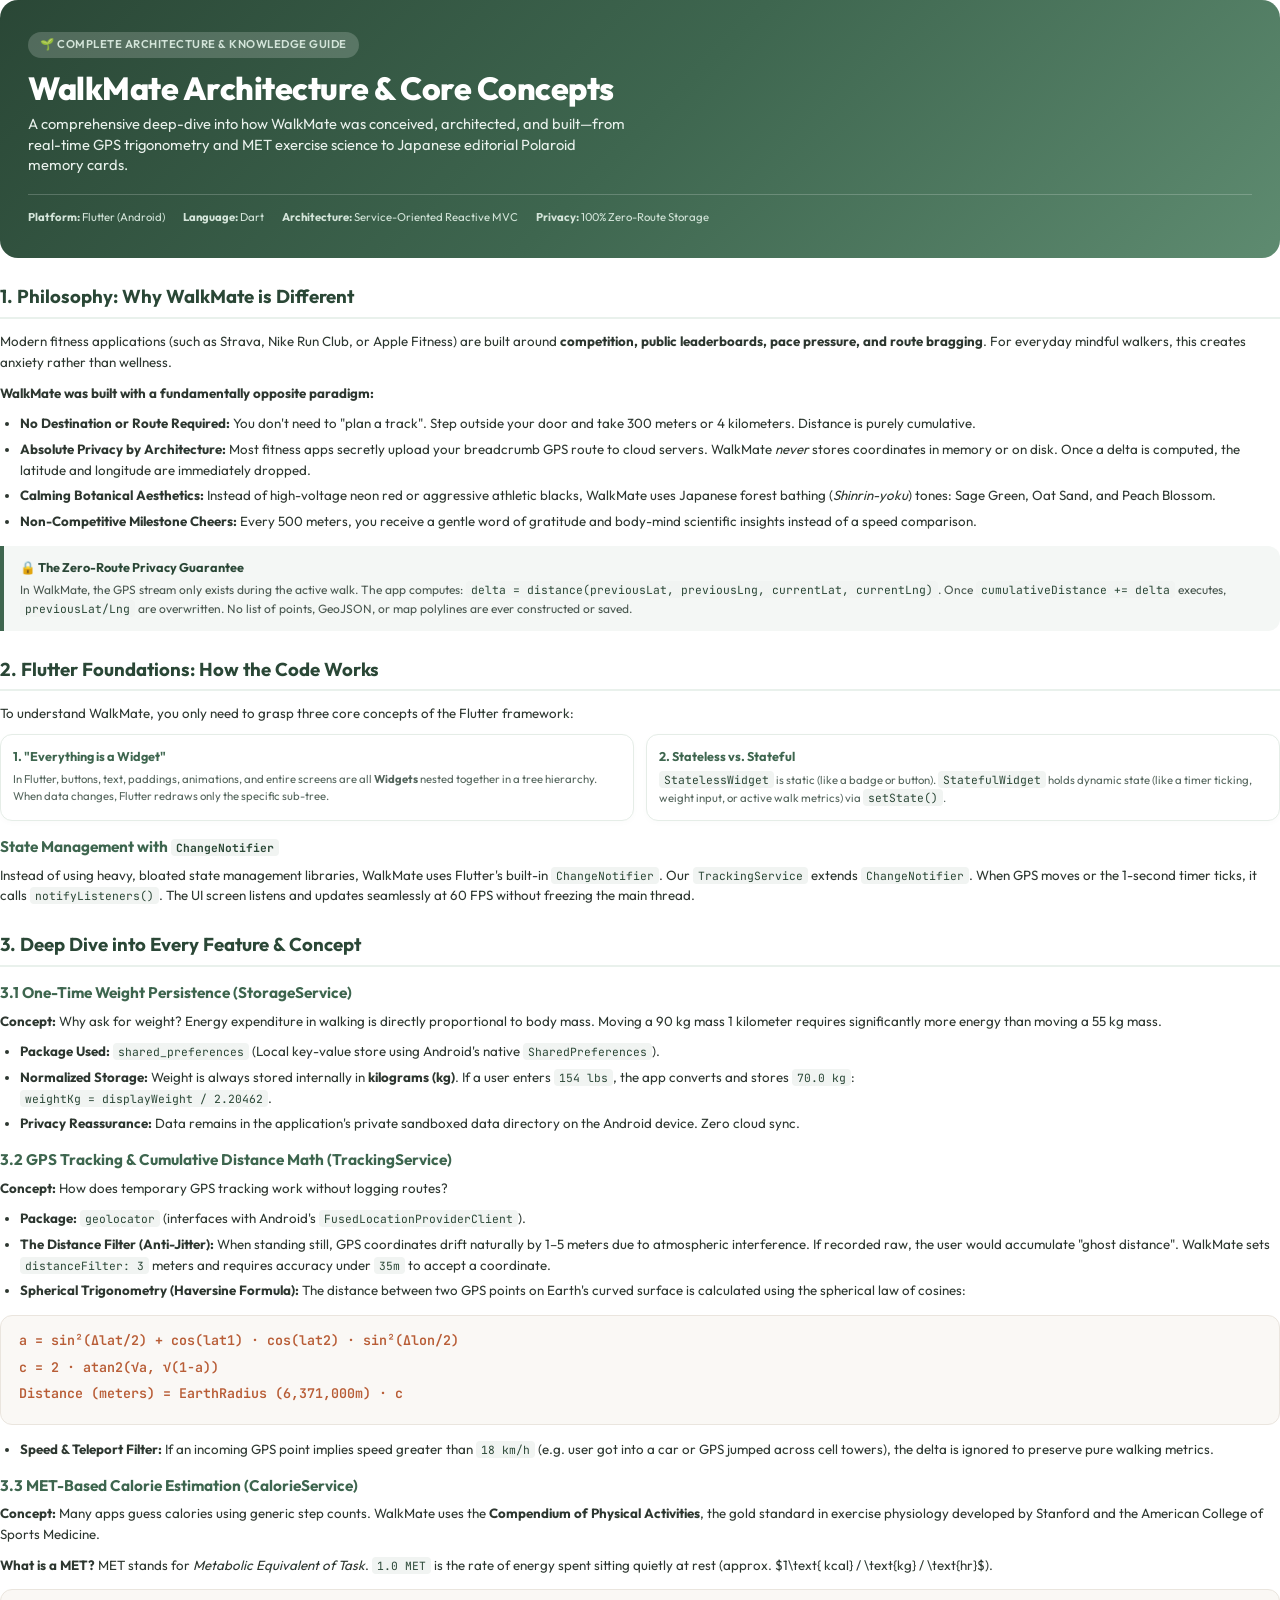
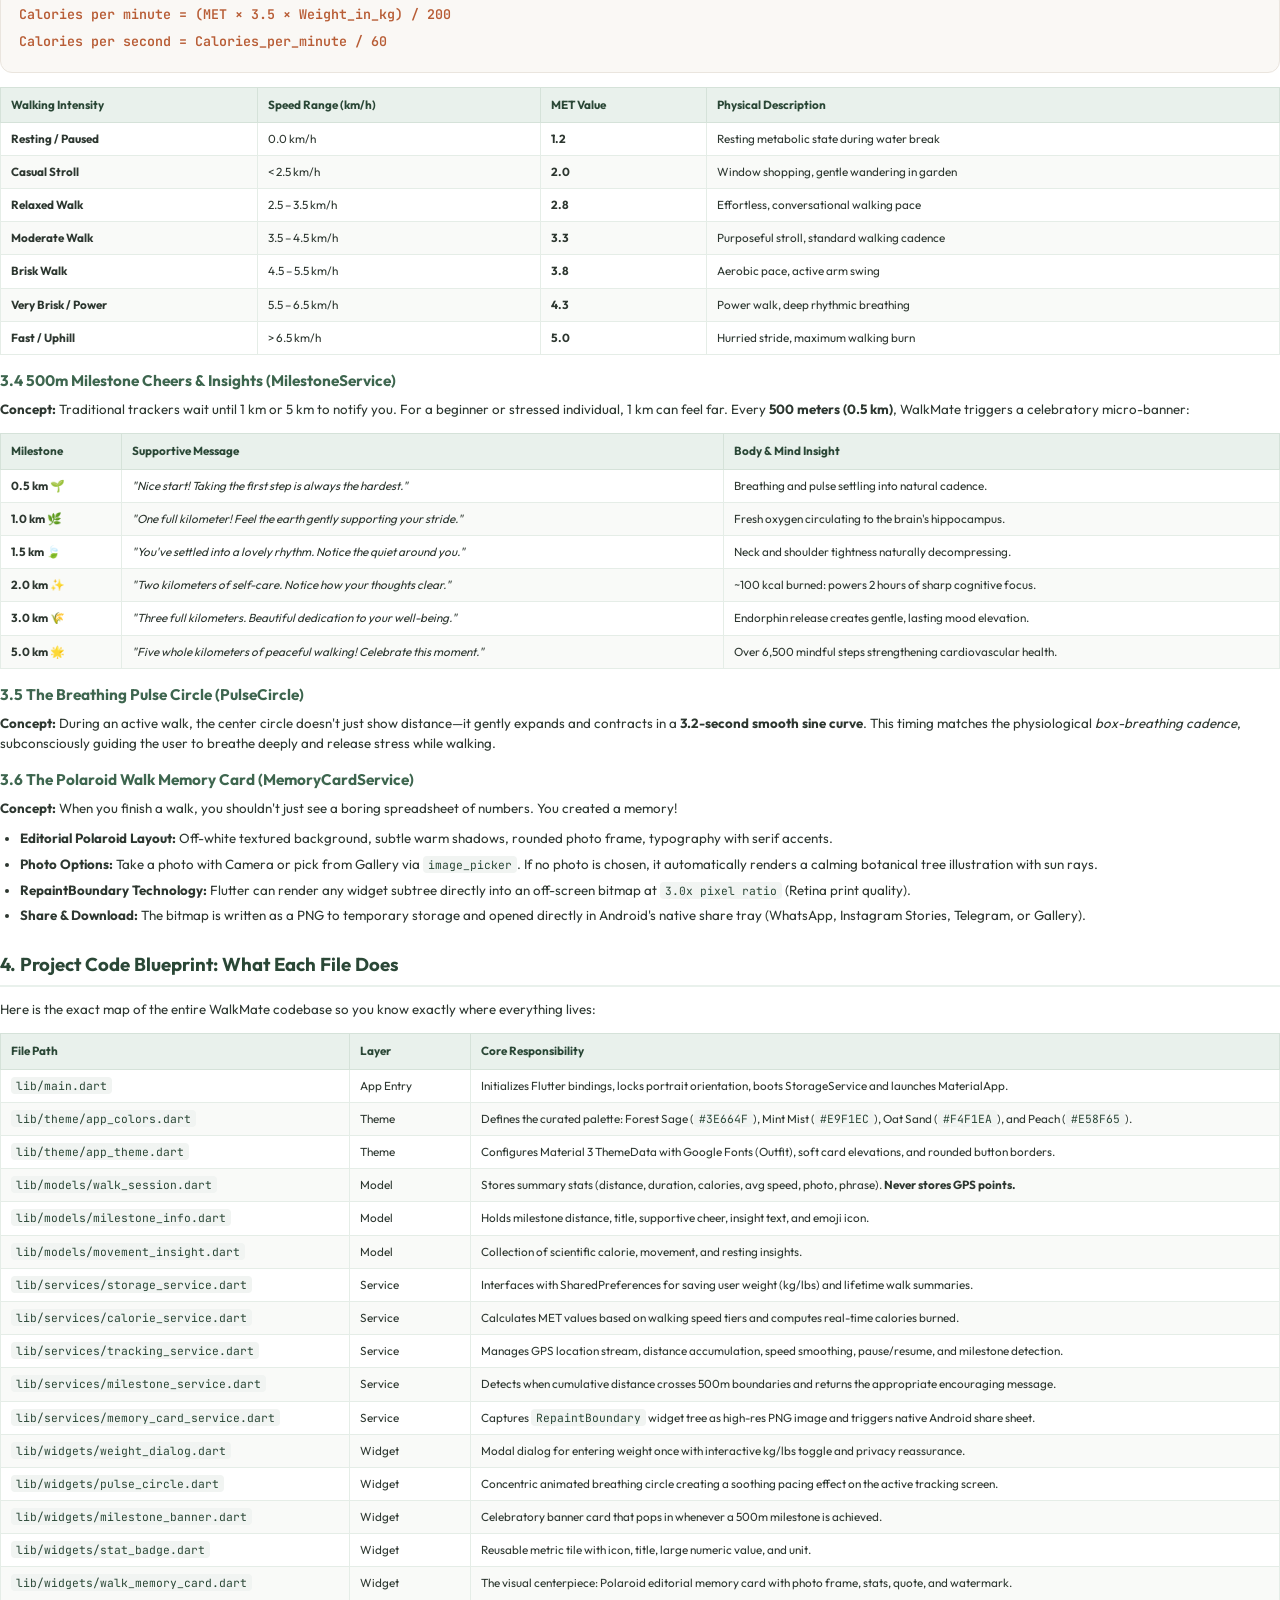
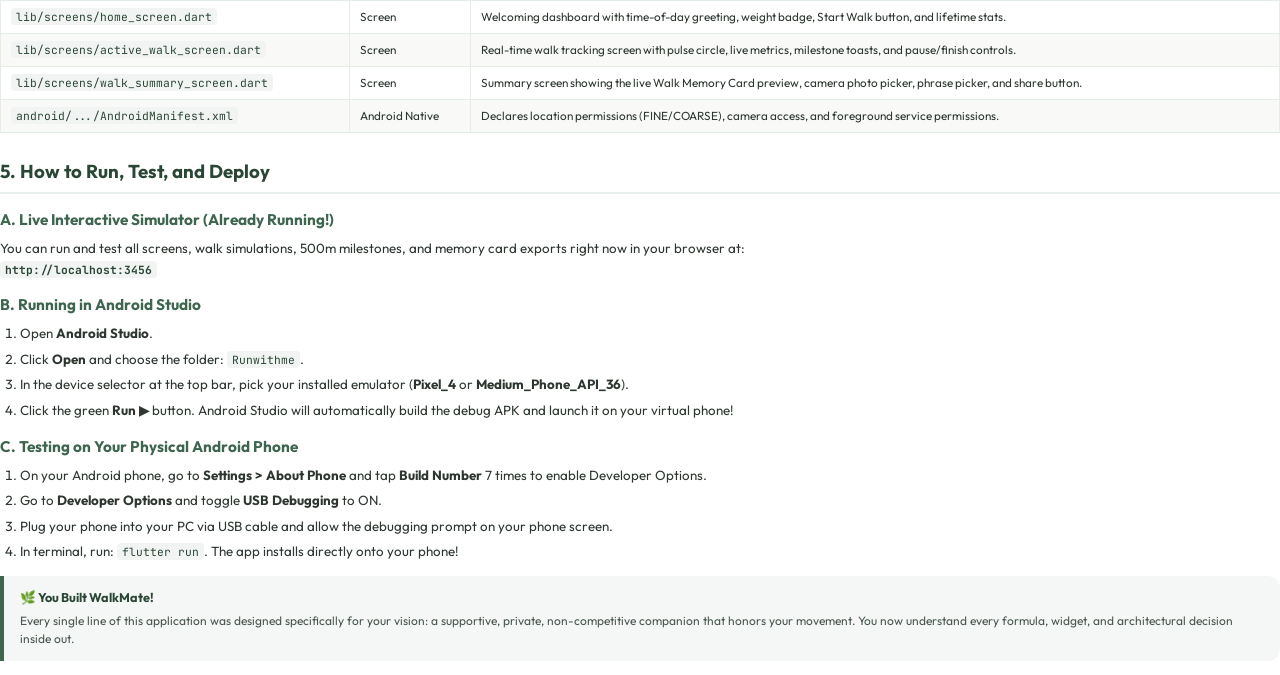
<file: walkmate_guide.html>
<!DOCTYPE html>
<html lang="en">
<head>
  <meta charset="UTF-8">
  <title>WalkMate - Complete Architecture, Concepts & Developer Guide</title>
  <style>
    @import url('https://fonts.googleapis.com/css2?family=Outfit:wght@300;400;500;600;700;800&family=JetBrains+Mono:wght@400;500&display=swap');

    @page {
      size: A4;
      margin: 18mm 16mm 18mm 16mm;
      @bottom-right {
        content: counter(page);
        font-family: 'Outfit', sans-serif;
        font-size: 9pt;
        color: #6B7A70;
      }
    }

    * {
      box-sizing: border-box;
      margin: 0;
      padding: 0;
    }

    body {
      font-family: 'Outfit', -apple-system, BlinkMacSystemFont, 'Segoe UI', Roboto, sans-serif;
      color: #1E2822;
      background: #FFFFFF;
      line-height: 1.55;
      font-size: 10pt;
    }

    /* Cover / Hero Header */
    .hero-banner {
      background: linear-gradient(135deg, #2A4736 0%, #3E664F 50%, #5E8B70 100%);
      color: white;
      padding: 32px 28px;
      border-radius: 18px;
      margin-bottom: 24px;
      page-break-after: avoid;
    }

    .hero-tag {
      display: inline-block;
      background: rgba(233, 241, 236, 0.2);
      color: #D3E4D9;
      font-size: 8.5pt;
      font-weight: 600;
      padding: 4px 12px;
      border-radius: 20px;
      letter-spacing: 0.5px;
      text-transform: uppercase;
      margin-bottom: 12px;
    }

    .hero-title {
      font-size: 24pt;
      font-weight: 800;
      line-height: 1.15;
      letter-spacing: -0.5px;
      margin-bottom: 8px;
    }

    .hero-subtitle {
      font-size: 11pt;
      color: #E9F1EC;
      max-width: 600px;
      line-height: 1.4;
    }

    .hero-meta {
      display: flex;
      gap: 18px;
      margin-top: 18px;
      padding-top: 14px;
      border-top: 1px solid rgba(255, 255, 255, 0.2);
      font-size: 8.5pt;
      color: #D3E4D9;
    }

    h2 {
      font-size: 14pt;
      font-weight: 700;
      color: #2A4736;
      border-bottom: 2px solid #E9F1EC;
      padding-bottom: 6px;
      margin-top: 24px;
      margin-bottom: 12px;
      page-break-after: avoid;
      display: flex;
      align-items: center;
      gap: 8px;
    }

    h3 {
      font-size: 11.5pt;
      font-weight: 700;
      color: #3E664F;
      margin-top: 14px;
      margin-bottom: 6px;
      page-break-after: avoid;
    }

    p {
      margin-bottom: 10px;
      color: #2D3730;
    }

    ul, ol {
      margin-left: 20px;
      margin-bottom: 12px;
    }

    li {
      margin-bottom: 5px;
      color: #2D3730;
    }

    /* Concept Highlight Box */
    .callout {
      background: #F4F7F5;
      border-left: 4px solid #3E664F;
      border-radius: 0 12px 12px 0;
      padding: 12px 16px;
      margin: 14px 0;
      page-break-inside: avoid;
    }

    .callout-title {
      font-size: 9.5pt;
      font-weight: 700;
      color: #2A4736;
      margin-bottom: 4px;
      display: flex;
      align-items: center;
      gap: 6px;
    }

    .callout p {
      margin: 0;
      font-size: 9pt;
      color: #4A5850;
    }

    /* Math Box */
    .math-card {
      background: #FAF8F5;
      border: 1px solid #EAE5DE;
      border-radius: 12px;
      padding: 14px 18px;
      margin: 14px 0;
      font-family: 'JetBrains Mono', monospace;
      font-size: 9pt;
      color: #2A3830;
      page-break-inside: avoid;
    }

    .math-formula {
      font-weight: 600;
      color: #B85D36;
      font-size: 10pt;
      margin-bottom: 6px;
    }

    /* Tables */
    table {
      width: 100%;
      border-collapse: collapse;
      margin: 14px 0;
      font-size: 8.8pt;
      page-break-inside: avoid;
    }

    th {
      background: #E9F1EC;
      color: #2A4736;
      font-weight: 700;
      text-align: left;
      padding: 8px 10px;
      border: 1px solid #D5E2D9;
    }

    td {
      padding: 7px 10px;
      border: 1px solid #E5EDE7;
      color: #2D3730;
    }

    tr:nth-child(even) td {
      background: #F9FAF8;
    }

    /* Badge & Chips */
    .badge {
      display: inline-block;
      font-size: 8pt;
      font-weight: 600;
      padding: 2px 7px;
      border-radius: 6px;
      background: #E9F1EC;
      color: #3E664F;
    }

    .badge-privacy {
      background: #E5F4EC;
      color: #2D6A4F;
      border: 1px solid #B7E4C7;
    }

    /* Code Snippets */
    code {
      font-family: 'JetBrains Mono', monospace;
      font-size: 8.5pt;
      background: #F1F4F2;
      color: #2A4736;
      padding: 1px 5px;
      border-radius: 4px;
    }

    .page-break {
      page-break-before: always;
    }

    .grid-2 {
      display: grid;
      grid-template-columns: 1fr 1fr;
      gap: 12px;
      margin: 10px 0;
      page-break-inside: avoid;
    }

    .mini-card {
      background: #FFFFFF;
      border: 1px solid #E5EDE7;
      border-radius: 12px;
      padding: 12px;
      box-shadow: 0 2px 6px rgba(0, 0, 0, 0.02);
    }

    .mini-card h4 {
      font-size: 9.5pt;
      color: #3E664F;
      margin-bottom: 4px;
    }

    .mini-card p {
      font-size: 8.5pt;
      color: #55665D;
      margin: 0;
    }
  </style>
</head>
<body>

  <!-- HERO SECTION -->
  <div class="hero-banner">
    <div class="hero-tag">🌱 Complete Architecture & Knowledge Guide</div>
    <h1 class="hero-title">WalkMate Architecture & Core Concepts</h1>
    <p class="hero-subtitle">
      A comprehensive deep-dive into how WalkMate was conceived, architected, and built—from real-time GPS trigonometry and MET exercise science to Japanese editorial Polaroid memory cards.
    </p>
    <div class="hero-meta">
      <span><strong>Platform:</strong> Flutter (Android)</span>
      <span><strong>Language:</strong> Dart</span>
      <span><strong>Architecture:</strong> Service-Oriented Reactive MVC</span>
      <span><strong>Privacy:</strong> 100% Zero-Route Storage</span>
    </div>
  </div>

  <!-- SECTION 1: THE PHILOSOPHY -->
  <h2>1. Philosophy: Why WalkMate is Different</h2>
  <p>
    Modern fitness applications (such as Strava, Nike Run Club, or Apple Fitness) are built around <strong>competition, public leaderboards, pace pressure, and route bragging</strong>. For everyday mindful walkers, this creates anxiety rather than wellness.
  </p>
  <p>
    <strong>WalkMate was built with a fundamentally opposite paradigm:</strong>
  </p>
  <ul>
    <li><strong>No Destination or Route Required:</strong> You don't need to "plan a track". Step outside your door and take 300 meters or 4 kilometers. Distance is purely cumulative.</li>
    <li><strong>Absolute Privacy by Architecture:</strong> Most fitness apps secretly upload your breadcrumb GPS route to cloud servers. WalkMate <em>never</em> stores coordinates in memory or on disk. Once a delta is computed, the latitude and longitude are immediately dropped.</li>
    <li><strong>Calming Botanical Aesthetics:</strong> Instead of high-voltage neon red or aggressive athletic blacks, WalkMate uses Japanese forest bathing (<em>Shinrin-yoku</em>) tones: Sage Green, Oat Sand, and Peach Blossom.</li>
    <li><strong>Non-Competitive Milestone Cheers:</strong> Every 500 meters, you receive a gentle word of gratitude and body-mind scientific insights instead of a speed comparison.</li>
  </ul>

  <div class="callout">
    <div class="callout-title">🔒 The Zero-Route Privacy Guarantee</div>
    <p>
      In WalkMate, the GPS stream only exists during the active walk. The app computes:
      <code>delta = distance(previousLat, previousLng, currentLat, currentLng)</code>.
      Once <code>cumulativeDistance += delta</code> executes, <code>previousLat/Lng</code> are overwritten. No list of points, GeoJSON, or map polylines are ever constructed or saved.
    </p>
  </div>

  <!-- SECTION 2: HOW FLUTTER WORKS -->
  <h2>2. Flutter Foundations: How the Code Works</h2>
  <p>
    To understand WalkMate, you only need to grasp three core concepts of the Flutter framework:
  </p>

  <div class="grid-2">
    <div class="mini-card">
      <h4>1. "Everything is a Widget"</h4>
      <p>In Flutter, buttons, text, paddings, animations, and entire screens are all <strong>Widgets</strong> nested together in a tree hierarchy. When data changes, Flutter redraws only the specific sub-tree.</p>
    </div>
    <div class="mini-card">
      <h4>2. Stateless vs. Stateful</h4>
      <p><code>StatelessWidget</code> is static (like a badge or button). <code>StatefulWidget</code> holds dynamic state (like a timer ticking, weight input, or active walk metrics) via <code>setState()</code>.</p>
    </div>
  </div>

  <h3>State Management with <code>ChangeNotifier</code></h3>
  <p>
    Instead of using heavy, bloated state management libraries, WalkMate uses Flutter's built-in <code>ChangeNotifier</code>.
    Our <code>TrackingService</code> extends <code>ChangeNotifier</code>. When GPS moves or the 1-second timer ticks, it calls <code>notifyListeners()</code>. The UI screen listens and updates seamlessly at 60 FPS without freezing the main thread.
  </p>

  <!-- PAGE BREAK FOR SECTION 3 -->
  <div class="page-break"></div>

  <!-- SECTION 3: FEATURE DEEP-DIVE -->
  <h2>3. Deep Dive into Every Feature & Concept</h2>

  <!-- 3.1 WEIGHT -->
  <h3>3.1 One-Time Weight Persistence (StorageService)</h3>
  <p>
    <strong>Concept:</strong> Why ask for weight? Energy expenditure in walking is directly proportional to body mass. Moving a 90 kg mass 1 kilometer requires significantly more energy than moving a 55 kg mass.
  </p>
  <ul>
    <li><strong>Package Used:</strong> <code>shared_preferences</code> (Local key-value store using Android's native <code>SharedPreferences</code>).</li>
    <li><strong>Normalized Storage:</strong> Weight is always stored internally in <strong>kilograms (kg)</strong>. If a user enters <code>154 lbs</code>, the app converts and stores <code>70.0 kg</code>:
      <br><code>weightKg = displayWeight / 2.20462</code>.</li>
    <li><strong>Privacy Reassurance:</strong> Data remains in the application's private sandboxed data directory on the Android device. Zero cloud sync.</li>
  </ul>

  <!-- 3.2 GPS -->
  <h3>3.2 GPS Tracking & Cumulative Distance Math (TrackingService)</h3>
  <p>
    <strong>Concept:</strong> How does temporary GPS tracking work without logging routes?
  </p>
  <ul>
    <li><strong>Package:</strong> <code>geolocator</code> (interfaces with Android's <code>FusedLocationProviderClient</code>).</li>
    <li><strong>The Distance Filter (Anti-Jitter):</strong> When standing still, GPS coordinates drift naturally by 1–5 meters due to atmospheric interference. If recorded raw, the user would accumulate "ghost distance". WalkMate sets <code>distanceFilter: 3</code> meters and requires accuracy under <code>35m</code> to accept a coordinate.</li>
    <li><strong>Spherical Trigonometry (Haversine Formula):</strong> The distance between two GPS points on Earth's curved surface is calculated using the spherical law of cosines:</li>
  </ul>

  <div class="math-card">
    <div class="math-formula">a = sin²(Δlat/2) + cos(lat1) · cos(lat2) · sin²(Δlon/2)</div>
    <div class="math-formula">c = 2 · atan2(√a, √(1−a))</div>
    <div class="math-formula">Distance (meters) = EarthRadius (6,371,000m) · c</div>
  </div>

  <ul>
    <li><strong>Speed & Teleport Filter:</strong> If an incoming GPS point implies speed greater than <code>18 km/h</code> (e.g. user got into a car or GPS jumped across cell towers), the delta is ignored to preserve pure walking metrics.</li>
  </ul>

  <!-- 3.3 CALORIES -->
  <h3>3.3 MET-Based Calorie Estimation (CalorieService)</h3>
  <p>
    <strong>Concept:</strong> Many apps guess calories using generic step counts. WalkMate uses the <strong>Compendium of Physical Activities</strong>, the gold standard in exercise physiology developed by Stanford and the American College of Sports Medicine.
  </p>
  <p>
    <strong>What is a MET?</strong> MET stands for <em>Metabolic Equivalent of Task</em>.
    <code>1.0 MET</code> is the rate of energy spent sitting quietly at rest (approx. $1\text{ kcal} / \text{kg} / \text{hr}$).
  </p>

  <div class="math-card">
    <div class="math-formula">Calories per minute = (MET × 3.5 × Weight_in_kg) / 200</div>
    <div class="math-formula">Calories per second = Calories_per_minute / 60</div>
  </div>

  <table>
    <thead>
      <tr>
        <th>Walking Intensity</th>
        <th>Speed Range (km/h)</th>
        <th>MET Value</th>
        <th>Physical Description</th>
      </tr>
    </thead>
    <tbody>
      <tr>
        <td><strong>Resting / Paused</strong></td>
        <td>0.0 km/h</td>
        <td><strong>1.2</strong></td>
        <td>Resting metabolic state during water break</td>
      </tr>
      <tr>
        <td><strong>Casual Stroll</strong></td>
        <td>&lt; 2.5 km/h</td>
        <td><strong>2.0</strong></td>
        <td>Window shopping, gentle wandering in garden</td>
      </tr>
      <tr>
        <td><strong>Relaxed Walk</strong></td>
        <td>2.5 – 3.5 km/h</td>
        <td><strong>2.8</strong></td>
        <td>Effortless, conversational walking pace</td>
      </tr>
      <tr>
        <td><strong>Moderate Walk</strong></td>
        <td>3.5 – 4.5 km/h</td>
        <td><strong>3.3</strong></td>
        <td>Purposeful stroll, standard walking cadence</td>
      </tr>
      <tr>
        <td><strong>Brisk Walk</strong></td>
        <td>4.5 – 5.5 km/h</td>
        <td><strong>3.8</strong></td>
        <td>Aerobic pace, active arm swing</td>
      </tr>
      <tr>
        <td><strong>Very Brisk / Power</strong></td>
        <td>5.5 – 6.5 km/h</td>
        <td><strong>4.3</strong></td>
        <td>Power walk, deep rhythmic breathing</td>
      </tr>
      <tr>
        <td><strong>Fast / Uphill</strong></td>
        <td>&gt; 6.5 km/h</td>
        <td><strong>5.0</strong></td>
        <td>Hurried stride, maximum walking burn</td>
      </tr>
    </tbody>
  </table>

  <!-- PAGE BREAK FOR SECTION 4 -->
  <div class="page-break"></div>

  <!-- 3.4 MILESTONES -->
  <h3>3.4 500m Milestone Cheers & Insights (MilestoneService)</h3>
  <p>
    <strong>Concept:</strong> Traditional trackers wait until 1 km or 5 km to notify you. For a beginner or stressed individual, 1 km can feel far. Every <strong>500 meters (0.5 km)</strong>, WalkMate triggers a celebratory micro-banner:
  </p>

  <table>
    <thead>
      <tr>
        <th>Milestone</th>
        <th>Supportive Message</th>
        <th>Body & Mind Insight</th>
      </tr>
    </thead>
    <tbody>
      <tr>
        <td><strong>0.5 km 🌱</strong></td>
        <td><em>"Nice start! Taking the first step is always the hardest."</em></td>
        <td>Breathing and pulse settling into natural cadence.</td>
      </tr>
      <tr>
        <td><strong>1.0 km 🌿</strong></td>
        <td><em>"One full kilometer! Feel the earth gently supporting your stride."</em></td>
        <td>Fresh oxygen circulating to the brain's hippocampus.</td>
      </tr>
      <tr>
        <td><strong>1.5 km 🍃</strong></td>
        <td><em>"You've settled into a lovely rhythm. Notice the quiet around you."</em></td>
        <td>Neck and shoulder tightness naturally decompressing.</td>
      </tr>
      <tr>
        <td><strong>2.0 km ✨</strong></td>
        <td><em>"Two kilometers of self-care. Notice how your thoughts clear."</em></td>
        <td>~100 kcal burned: powers 2 hours of sharp cognitive focus.</td>
      </tr>
      <tr>
        <td><strong>3.0 km 🌾</strong></td>
        <td><em>"Three full kilometers. Beautiful dedication to your well-being."</em></td>
        <td>Endorphin release creates gentle, lasting mood elevation.</td>
      </tr>
      <tr>
        <td><strong>5.0 km 🌟</strong></td>
        <td><em>"Five whole kilometers of peaceful walking! Celebrate this moment."</em></td>
        <td>Over 6,500 mindful steps strengthening cardiovascular health.</td>
      </tr>
    </tbody>
  </table>

  <!-- 3.5 BREATHING PULSE -->
  <h3>3.5 The Breathing Pulse Circle (PulseCircle)</h3>
  <p>
    <strong>Concept:</strong> During an active walk, the center circle doesn't just show distance—it gently expands and contracts in a <strong>3.2-second smooth sine curve</strong>.
    This timing matches the physiological <em>box-breathing cadence</em>, subconsciously guiding the user to breathe deeply and release stress while walking.
  </p>

  <!-- 3.6 MEMORY CARD -->
  <h3>3.6 The Polaroid Walk Memory Card (MemoryCardService)</h3>
  <p>
    <strong>Concept:</strong> When you finish a walk, you shouldn't just see a boring spreadsheet of numbers. You created a memory!
  </p>
  <ul>
    <li><strong>Editorial Polaroid Layout:</strong> Off-white textured background, subtle warm shadows, rounded photo frame, typography with serif accents.</li>
    <li><strong>Photo Options:</strong> Take a photo with Camera or pick from Gallery via <code>image_picker</code>. If no photo is chosen, it automatically renders a calming botanical tree illustration with sun rays.</li>
    <li><strong>RepaintBoundary Technology:</strong> Flutter can render any widget subtree directly into an off-screen bitmap at <code>3.0x pixel ratio</code> (Retina print quality).</li>
    <li><strong>Share & Download:</strong> The bitmap is written as a PNG to temporary storage and opened directly in Android's native share tray (WhatsApp, Instagram Stories, Telegram, or Gallery).</li>
  </ul>

  <!-- PAGE BREAK FOR SECTION 4: CODE MAP -->
  <div class="page-break"></div>

  <!-- SECTION 4: CODE STRUCTURE -->
  <h2>4. Project Code Blueprint: What Each File Does</h2>
  <p>
    Here is the exact map of the entire WalkMate codebase so you know exactly where everything lives:
  </p>

  <table>
    <thead>
      <tr>
        <th>File Path</th>
        <th>Layer</th>
        <th>Core Responsibility</th>
      </tr>
    </thead>
    <tbody>
      <tr>
        <td><code>lib/main.dart</code></td>
        <td>App Entry</td>
        <td>Initializes Flutter bindings, locks portrait orientation, boots StorageService and launches MaterialApp.</td>
      </tr>
      <tr>
        <td><code>lib/theme/app_colors.dart</code></td>
        <td>Theme</td>
        <td>Defines the curated palette: Forest Sage (<code>#3E664F</code>), Mint Mist (<code>#E9F1EC</code>), Oat Sand (<code>#F4F1EA</code>), and Peach (<code>#E58F65</code>).</td>
      </tr>
      <tr>
        <td><code>lib/theme/app_theme.dart</code></td>
        <td>Theme</td>
        <td>Configures Material 3 ThemeData with Google Fonts (Outfit), soft card elevations, and rounded button borders.</td>
      </tr>
      <tr>
        <td><code>lib/models/walk_session.dart</code></td>
        <td>Model</td>
        <td>Stores summary stats (distance, duration, calories, avg speed, photo, phrase). <strong>Never stores GPS points.</strong></td>
      </tr>
      <tr>
        <td><code>lib/models/milestone_info.dart</code></td>
        <td>Model</td>
        <td>Holds milestone distance, title, supportive cheer, insight text, and emoji icon.</td>
      </tr>
      <tr>
        <td><code>lib/models/movement_insight.dart</code></td>
        <td>Model</td>
        <td>Collection of scientific calorie, movement, and resting insights.</td>
      </tr>
      <tr>
        <td><code>lib/services/storage_service.dart</code></td>
        <td>Service</td>
        <td>Interfaces with SharedPreferences for saving user weight (kg/lbs) and lifetime walk summaries.</td>
      </tr>
      <tr>
        <td><code>lib/services/calorie_service.dart</code></td>
        <td>Service</td>
        <td>Calculates MET values based on walking speed tiers and computes real-time calories burned.</td>
      </tr>
      <tr>
        <td><code>lib/services/tracking_service.dart</code></td>
        <td>Service</td>
        <td>Manages GPS location stream, distance accumulation, speed smoothing, pause/resume, and milestone detection.</td>
      </tr>
      <tr>
        <td><code>lib/services/milestone_service.dart</code></td>
        <td>Service</td>
        <td>Detects when cumulative distance crosses 500m boundaries and returns the appropriate encouraging message.</td>
      </tr>
      <tr>
        <td><code>lib/services/memory_card_service.dart</code></td>
        <td>Service</td>
        <td>Captures <code>RepaintBoundary</code> widget tree as high-res PNG image and triggers native Android share sheet.</td>
      </tr>
      <tr>
        <td><code>lib/widgets/weight_dialog.dart</code></td>
        <td>Widget</td>
        <td>Modal dialog for entering weight once with interactive kg/lbs toggle and privacy reassurance.</td>
      </tr>
      <tr>
        <td><code>lib/widgets/pulse_circle.dart</code></td>
        <td>Widget</td>
        <td>Concentric animated breathing circle creating a soothing pacing effect on the active tracking screen.</td>
      </tr>
      <tr>
        <td><code>lib/widgets/milestone_banner.dart</code></td>
        <td>Widget</td>
        <td>Celebratory banner card that pops in whenever a 500m milestone is achieved.</td>
      </tr>
      <tr>
        <td><code>lib/widgets/stat_badge.dart</code></td>
        <td>Widget</td>
        <td>Reusable metric tile with icon, title, large numeric value, and unit.</td>
      </tr>
      <tr>
        <td><code>lib/widgets/walk_memory_card.dart</code></td>
        <td>Widget</td>
        <td>The visual centerpiece: Polaroid editorial memory card with photo frame, stats, quote, and watermark.</td>
      </tr>
      <tr>
        <td><code>lib/screens/home_screen.dart</code></td>
        <td>Screen</td>
        <td>Welcoming dashboard with time-of-day greeting, weight badge, Start Walk button, and lifetime stats.</td>
      </tr>
      <tr>
        <td><code>lib/screens/active_walk_screen.dart</code></td>
        <td>Screen</td>
        <td>Real-time walk tracking screen with pulse circle, live metrics, milestone toasts, and pause/finish controls.</td>
      </tr>
      <tr>
        <td><code>lib/screens/walk_summary_screen.dart</code></td>
        <td>Screen</td>
        <td>Summary screen showing the live Walk Memory Card preview, camera photo picker, phrase picker, and share button.</td>
      </tr>
      <tr>
        <td><code>android/.../AndroidManifest.xml</code></td>
        <td>Android Native</td>
        <td>Declares location permissions (FINE/COARSE), camera access, and foreground service permissions.</td>
      </tr>
    </tbody>
  </table>

  <!-- PAGE BREAK FOR SECTION 5 -->
  <div class="page-break"></div>

  <!-- SECTION 5: HOW TO RUN & BUILD -->
  <h2>5. How to Run, Test, and Deploy</h2>

  <h3>A. Live Interactive Simulator (Already Running!)</h3>
  <p>
    You can run and test all screens, walk simulations, 500m milestones, and memory card exports right now in your browser at:
    <br>
    <strong><code>http://localhost:3456</code></strong>
  </p>

  <h3>B. Running in Android Studio</h3>
  <ol>
    <li>Open <strong>Android Studio</strong>.</li>
    <li>Click <strong>Open</strong> and choose the folder: <code>Runwithme</code>.</li>
    <li>In the device selector at the top bar, pick your installed emulator (<strong>Pixel_4</strong> or <strong>Medium_Phone_API_36</strong>).</li>
    <li>Click the green <strong>Run ▶</strong> button. Android Studio will automatically build the debug APK and launch it on your virtual phone!</li>
  </ol>

  <h3>C. Testing on Your Physical Android Phone</h3>
  <ol>
    <li>On your Android phone, go to <strong>Settings &gt; About Phone</strong> and tap <strong>Build Number</strong> 7 times to enable Developer Options.</li>
    <li>Go to <strong>Developer Options</strong> and toggle <strong>USB Debugging</strong> to ON.</li>
    <li>Plug your phone into your PC via USB cable and allow the debugging prompt on your phone screen.</li>
    <li>In terminal, run: <code>flutter run</code>. The app installs directly onto your phone!</li>
  </ol>

  <div class="callout">
    <div class="callout-title">🌿 You Built WalkMate!</div>
    <p>
      Every single line of this application was designed specifically for your vision: a supportive, private, non-competitive companion that honors your movement. You now understand every formula, widget, and architectural decision inside out.
    </p>
  </div>

</body>
</html>
</file>
